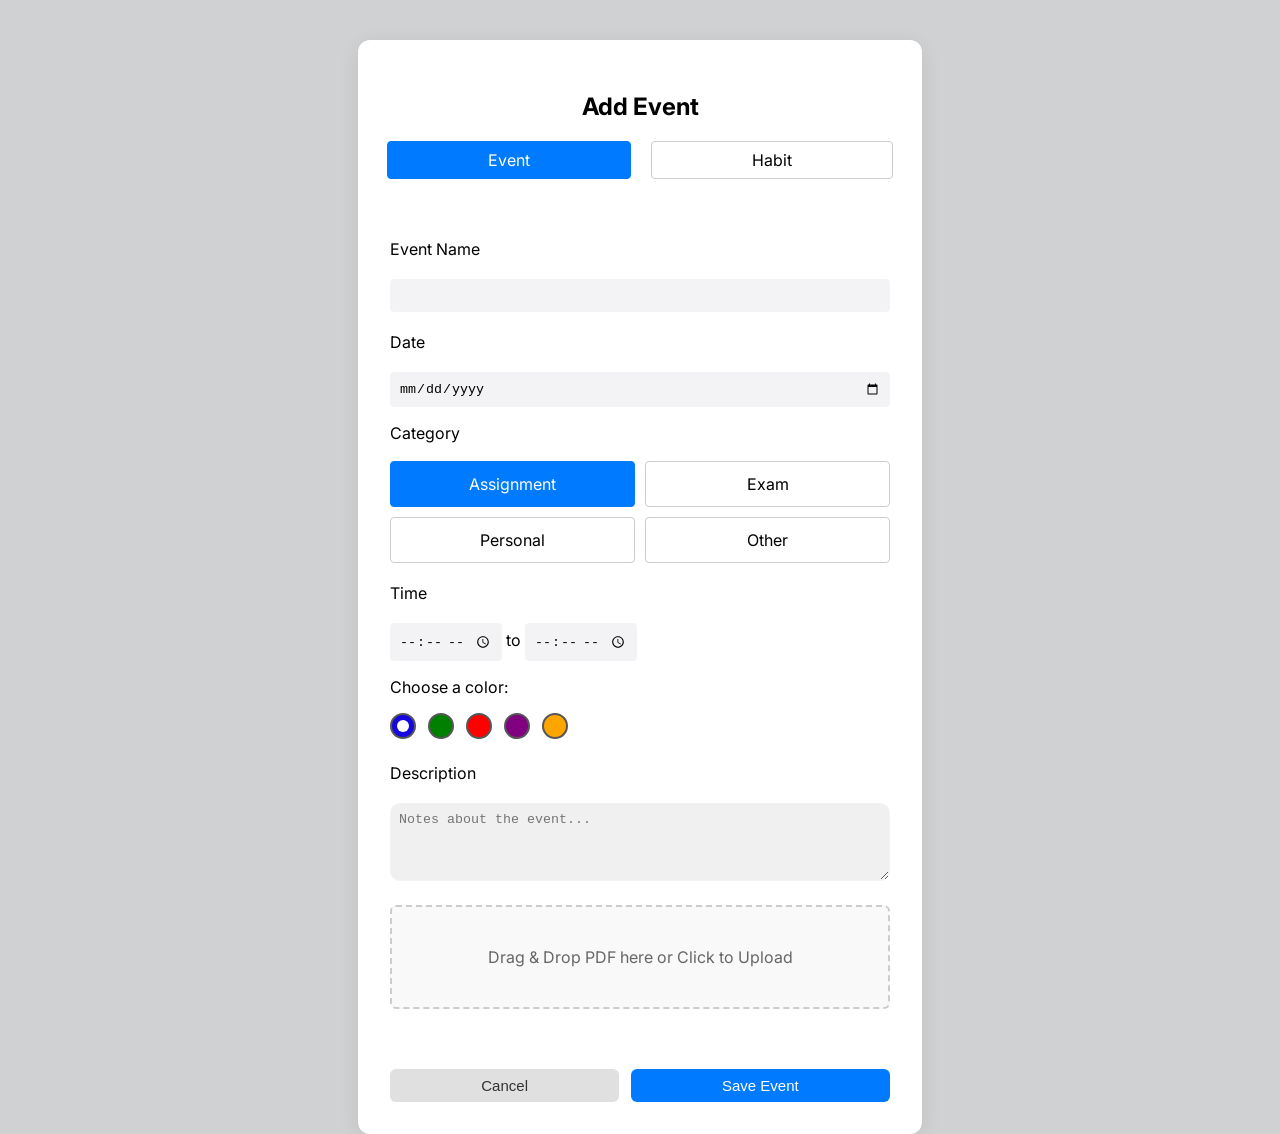
<file: Habit&Event.html>
<!-- Jason Rodriguez -->

<!DOCTYPE html>
<html lang="en">
<head>
  <meta charset="UTF-8">
  <meta name="viewport" content="width=device-width, initial-scale=1.0">
  <title>Event & Habit Planner</title>
  <link rel="stylesheet" href="css/Event&habit.css">

  <link rel="preconnect" href="https://fonts.googleapis.com">
  <link rel="preconnect" href="https://fonts.gstatic.com" crossorigin>
  <link href="https://fonts.googleapis.com/css2?family=Inter:ital,opsz,wght@0,14..32,100..900;1,14..32,100..900&display=swap" rel="stylesheet">
</head>
<body>

<main>

  <h2 id="EventTitle" class="Title">Add Event</h2>
  <h2 id="HabitTitle" class="Title">Add Habit</h2>

  <form>

    <div class="ToggleOptions">

      <input type="radio" id="eventOption" name="entryType" value="event" checked>
      <label for="eventOption">Event</label>

      <input type="radio" id="habitOption" name="entryType" value="habit">
      <label for="habitOption">Habit</label>

    </div>

    <div class="EventInput">

      <br>

      <label for="EventName">Event Name</label><br><br>
      <input type="text" id="EventName" name="eventName" required>

      <br><br>

      <label for="EventDate">Date</label><br><br>
      <input type="date" id="EventDate" name="eventDate" required>

      <br>

      <div class="Category">

      <p>Category</p>
        
      <input type="radio" id="Assignments" name="eventCategory" value="Assignment" checked>
      <label for="Assignments">Assignment</label>

      <input type="radio" id="Exams" name="eventCategory" value="Exam">
      <label for="Exams">Exam</label>

      <input type="radio" id="Personal" name="eventCategory" value="Personal">
      <label for="Personal">Personal</label>

      <input type="radio" id="Other" name="eventCategory" value="Other">
      <label for="Other">Other</label>

      </div>

      <br>

      <div class="Timelabel">
        <label>Time</label>
        <br><br>
        <input type="time" id="EventStartTime" name="startTime" required>
        <span class="TimeDash">to</span>
        <input type="time" id="EventEndTime" name="endTime" required>
      </div>

    <div class="ColorOptions">
      <p>Choose a color:</p>

      <label>
        <input type="radio" name="eventColor" value="blue" class="Blue " checked>
        <span class="custom-circle"></span>
      </label>

      <label>
        <input type="radio" name="eventColor" value="green" class="Green">
        <span class="custom-circle"></span>
      </label>

      <label>
        <input type="radio" name="eventColor" value="red" class="Red">
        <span class="custom-circle"></span>
      </label>

      <label>
        <input type="radio" name="eventColor" value="purple" class="Purple">
        <span class="custom-circle"></span>
      </label>

      <label>
        <input type="radio" name="eventColor" value="orange" class="Orange">
        <span class="custom-circle"></span>
      </label>
    </div>

      <br>

      <label for="EventDescription">Description</label><br><br>
      <textarea type="text" id="EventDescription" name="eventDescription" placeholder="Notes about the event..." rows="4" cols="50"></textarea>

      <br><br>

      <div class="FileUpload">
        <p>Drag & Drop PDF here or Click to Upload</p>
        <input type="file" id="FileInput" name="uploadedFile" accept=".pdf">
      </div>

      <br><br>
      <div class="SaveCancelEvent">
        <button type="button">Cancel</button>
        <button type="submit" name="saveEvent">Save Event</button>
      </div>
    </div>

    <div class="HabitInput">

      <br>

      <label for="HabitName">Habit Name</label><br><br>
      <input type="text" id="HabitName" name="habitName" required>
      <br><br>

      <label for="HabitDate">Date</label><br><br>
      <input type="date" id="HabitDate" name="habitDate" required>

      <div class="Category">

        <p>Category</p>

        <input type="radio" id="health" name="habitCategory" value="health" checked>
        <label for="health">Health</label>

        <input type="radio" id="productivity" name="habitCategory" value="productivity">
        <label for="productivity">Productivity</label>

        <input type="radio" id="hobby" name="habitCategory" value="hobby">
        <label for="hobby">Hobby</label>

        <input type="radio" id="learning" name="habitCategory" value="learning">
        <label for="learning">Learning</label>

        <input type="radio" id="lifestyle" name="habitCategory" value="lifestyle">
        <label for="lifestyle">Lifestyle</label>

        <input type="radio" id="other" name="habitCategory" value="other">
        <label for="other">Other</label>

      </div>

      <br>

      <div class="Timelabel">
        <label>Time</label><br><br>

        <input type="time" id="HabitStartTime" name="startTime" required>
        <span class="TimeDash">to</span>
        <input type="time" id="HabitEndTime" name="endTime" required>
      </div>

      <div class="frequencyOptions">
        <p>Frequency</p>

        <input type="radio" id="daily" name="habitFrequency" value="daily" checked>
        <label for="daily">Daily</label>

        <input type="radio" id="weekly" name="habitFrequency" value="weekly">
        <label for="weekly"> Weekly</label>

        <input type="radio" id="monthly" name="habitFrequency" value="monthly">
        <label for="monthly"> Monthly</label>

      </div>

      <br>

      <div class="Days">
        <p>Days</p>

        <input type="checkbox" id="Monday" name="habitDays" value="Monday">
        <label for="Monday">Monday</label>

        <input type="checkbox" id="Tuesday" name="habitDays" value="Tuesday">
        <label for="Tuesday">Tuesday</label>

        <input type="checkbox" id="Wednesday" name="habitDays" value="Wednesday">
        <label for="Wednesday">Wednesday</label>

        <input type="checkbox" id="Thursday" name="habitDays" value="Thursday">
        <label for="Thursday">Thursday</label>

        <input type="checkbox" id="Friday" name="habitDays" value="Friday">
        <label for="Friday">Friday</label>

        <input type="checkbox" id="Saturday" name="habitDays" value="Saturday">
        <label for="Saturday">Saturday</label>

        <input type="checkbox" id="Sunday" name="habitDays" value="Sunday">
        <label for="Sunday">Sunday</label>
      </div>

      <div class="weeklyoptions">
        <label for="WeeklyDate">Select Day of the Week</label><br><br>
        <select id="WeeklyDate" name="weeklyDate">
          <option value="Monday">Monday</option>
          <option value="Tuesday">Tuesday</option>
          <option value="Wednesday">Wednesday</option>
          <option value="Thursday">Thursday</option>
          <option value="Friday">Friday</option>
          <option value="Saturday">Saturday</option>
          <option value="Sunday">Sunday</option>
        </select>
      </div>


      <div class="Monthly-date">

        <label for="EventDate">Date</label><br><br>
        <input type="date" id="EventDate" name="eventDate" required>

      </div>
      <br>

      <label for="TargetGoal">Target Goal</label><br><br>
      <input type="text" id="TargetGoal" name="habitGoal" placeholder="Ex: Read 10 minutes" required>

      <br><br>

      <label for="HabitDescription">Description</label><br><br>
      <textarea type="text" id="HabitDescription" name="habitDescription" rows="4" cols="50" placeholder="Notes about the habit..."></textarea>

      <br><br>
      <div class="SaveCancelHabit">
        <button type="button">Cancel</button>
        <button type="submit" name="saveHabit">Save Habit</button>
      </div>

    </div>
  </form>
</main>

<div id="pdfViewer">
  <h2>Uploaded PDF</h2>
  <embed id="pdfEmbed" type="application/pdf" width="100%" height="600px" />
</div>

<script src="js/EventAndHabit.js"></script>

</body>
</html>
</file>
<file: css/Event&habit.css>
#HabitTitle {
  display: none;
}

.HabitInput {
    display: none;
}

body {
    font-family: 'Inter', sans-serif;
    margin: 0;
    padding: 0;

    display: flex;
    justify-content: center;
    align-items: flex-start;

    min-height: 100vh;
    background-color: #d0d1d2;
}

main {
    background-color: #ffffff;
    padding: 32px;
    margin-top: 40px;

    width: 100%;
    max-width: 500px;

    border-radius: 12px;
    box-shadow: 0 4px 20px rgba(0, 0, 0, 0.08);


    display: flex;
    flex-direction: column;
    align-items: center;
}

#calendarView {
    background-color: #ffffff;
    padding: 32px;
    margin-top: 20px;
    width: 100%;
    max-width: 500px;
    border-radius: 12px;
    box-shadow: 0 4px 20px rgba(0, 0, 0, 0.08);
}

#eventList {
    list-style-type: none;
    padding: 0;
}

#pdfViewer {
    background-color: #ffffff;
    padding: 32px;
    margin-top: 20px;
    width: 100%;
    max-width: 500px;
    border-radius: 12px;
    box-shadow: 0 4px 20px rgba(0, 0, 0, 0.08);
    display: none;
}

form {
    display: flex;
    flex-direction: column;
    gap: 20px;
    width: 100%;
}

.ToggleOptions {
    display: flex;
    gap: 20px;
    justify-content: center;
    align-items: center;
    margin-bottom: 20px;
}

.ToggleOptions input[type="radio"] {
    display: none;
}

.ToggleOptions label {
    padding: 8px 20%;
    border: 1px solid #ccc;
    border-radius: 4px;
    cursor: pointer;
    background-color: #ffffff;
}

.ToggleOptions input[type="radio"]:checked + label {
    background-color: #007bff;
    color: white;
    border-color: #007bff;
}

input[type="date"],
input[type="text"],
input[type="time"],
textarea {
    width: 100%;
    padding: 8px;
    border: 1px solid #f3f3f5;
    border-radius: 4px;
    box-sizing: border-box;
    outline: none;
    background-color: #f3f3f5; 
}

input[type="time"] {
    width: auto;

}

.Category p {
    width: 100%;
    margin-bottom: 8px;
}

.Category {
    display: flex;
    flex-wrap: wrap;
    gap: 10px;
    align-items: center;
}

.Category input[type="radio"] {
    display: none;
}

.Category label {
    flex: 1 1 calc(50% - 10px);
    padding: 12px 0;
    text-align: center;
    border: 1px solid #ccc;
    border-radius: 4px;
    cursor: pointer;
    background-color: #ffffff;
    display: flex;
    justify-content: center;
    align-items: center;
}

.Category input[type="radio"]:checked + label {
    background-color: #007bff;
    color: white;
    border-color: #007bff;
}

.Time {
    display: flex;
    flex-wrap: wrap;
    gap: 10px;
}

.Timelabel label {
    width: 100%;
    margin-bottom: 6px;
}

.Timelabel input[type="time"] {
    cursor: pointer;
}

.ColorOptions input[type="radio"] {
  display: none;
}

.custom-circle {
  width: 22px;
  height: 22px;
  border-radius: 50%;
  border: 2px solid #565656;
  display: inline-block;
  margin-right: 8px;
  position: relative;
  cursor: pointer;
}

.ColorOptions input[type="radio"]:checked + .custom-circle::after {
  content: "";
  width: 12px;
  height: 12px;
  background: #ffffff;
  border-radius: 50%;
  position: absolute;
  top: 50%;
  left: 50%;
  transform: translate(-50%, -50%);
}

input.Blue + .custom-circle {
  background: rgb(22, 7, 223);
}

input.Green + .custom-circle {
  background: green;
}

input.Red + .custom-circle {
  background: red;
}

input.Orange + .custom-circle {
  background: orange;
}

input.Purple + .custom-circle {
  background: purple;
}

textarea {
    background-color: #f0f0f0;
    border-radius: 10px;
}

.SaveCancelEvent {
  display: flex;
  justify-content: center;
  gap: 12px;
  margin-top: 20px;
}

.SaveCancelEvent button[type="button"],
.SaveCancelEvent button[type="submit"] {
  padding: 8px 91px;
  border: none;
  border-radius: 6px;
  font-size: 15px;
  cursor: pointer;
}

.SaveCancelEvent button[type="button"] {
  background-color: #e0e0e0;
  color: #333;
}

.SaveCancelEvent button[type="button"]:hover {
  background-color: #d5d5d5;
}

.SaveCancelEvent button[type="submit"] {
  background-color: #007bff;
  color: #fff;
}

.SaveCancelEvent button[type="submit"]:hover {
  background-color: #0069d9;
}


.frequencyOptions p {
  width: 100%;
  margin-bottom: 8px;
}

.frequencyOptions {
  display: flex;
  flex-wrap: wrap;
  gap: 10px;
  align-items: center;
}

.frequencyOptions input[type="radio"] {
  display: none;
}

.frequencyOptions label {
  flex: 1 1 calc(33.33% - 10px);
  padding: 8px 18px;
  text-align: center;
  border: 1px solid #ccc;
  border-radius: 4px;
  cursor: pointer;
  background-color: #ffffff;
  white-space: normal;
}

.frequencyOptions input[type="radio"]:checked + label {
  background-color: #007bff;
  color: white;
  border-color: #007bff;
}


.SaveCancelHabit {
  display: flex;
  justify-content: center;
  gap: 12px;
  margin-top: 20px;
}

.SaveCancelHabit button[type="button"],
.SaveCancelHabit button[type="submit"] {
  padding: 8px 91px;
  border: none;
  border-radius: 6px;
  font-size: 15px;
  cursor: pointer;
}

.SaveCancelHabit button[type="button"] {
  background-color: #e0e0e0;
  color: #333;
}

.SaveCancelHabit button[type="button"]:hover {
  background-color: #d5d5d5;
}

.SaveCancelHabit button[type="submit"] {
  background-color: #007bff;
  color: #fff;
}

.SaveCancelHabit button[type="submit"]:hover {
  background-color: #0069d9;
}

.Days {
    display: flex;
    flex-wrap: wrap;
    gap: 10px;
    justify-content: center;
    align-items: center;
}

.Days p {
    width: 100%;
    margin: 0 0 8px 0;
}

.Days input[type="checkbox"] {
    display: none;
}

.Days label {
    display: inline-block;
    margin-bottom: 8px;
    padding: 8px 18px;
    border: 1px solid #ccc;
    border-radius: 4px;
    cursor: pointer;
    background-color: #ffffff;
    margin-bottom: 8px;
}

.Days input[type="checkbox"]:checked + label {
    background-color: #007bff;
    color: white;
    border-color: #007bff;
}


.weeklyoptions select {
    width: 100%;
    padding: 10px;
    border: 1px solid #ccc;
    border-radius: 6px;
    background-color: #f3f3f5;
    font-size: 15px;
    cursor: pointer;
    outline: none;

    appearance: none;
    -webkit-appearance: none;
    -moz-appearance: none;
}

.FileUpload {
    border: 2px dashed #ccc;
    border-radius: 6px;
    padding: 40px 20px 40px 20px;
    text-align: center;
    cursor: pointer;
    background-color: #f9f9f9;
}

.FileUpload.dragover {
    background-color: #e0f7fa;
    border-color: #00bcd4;
}

.FileUpload p {
    margin: 0;
    font-size: 16px;
    color: #666;
}

.FileUpload input[type="file"] {
    display: none;
}
</file>
